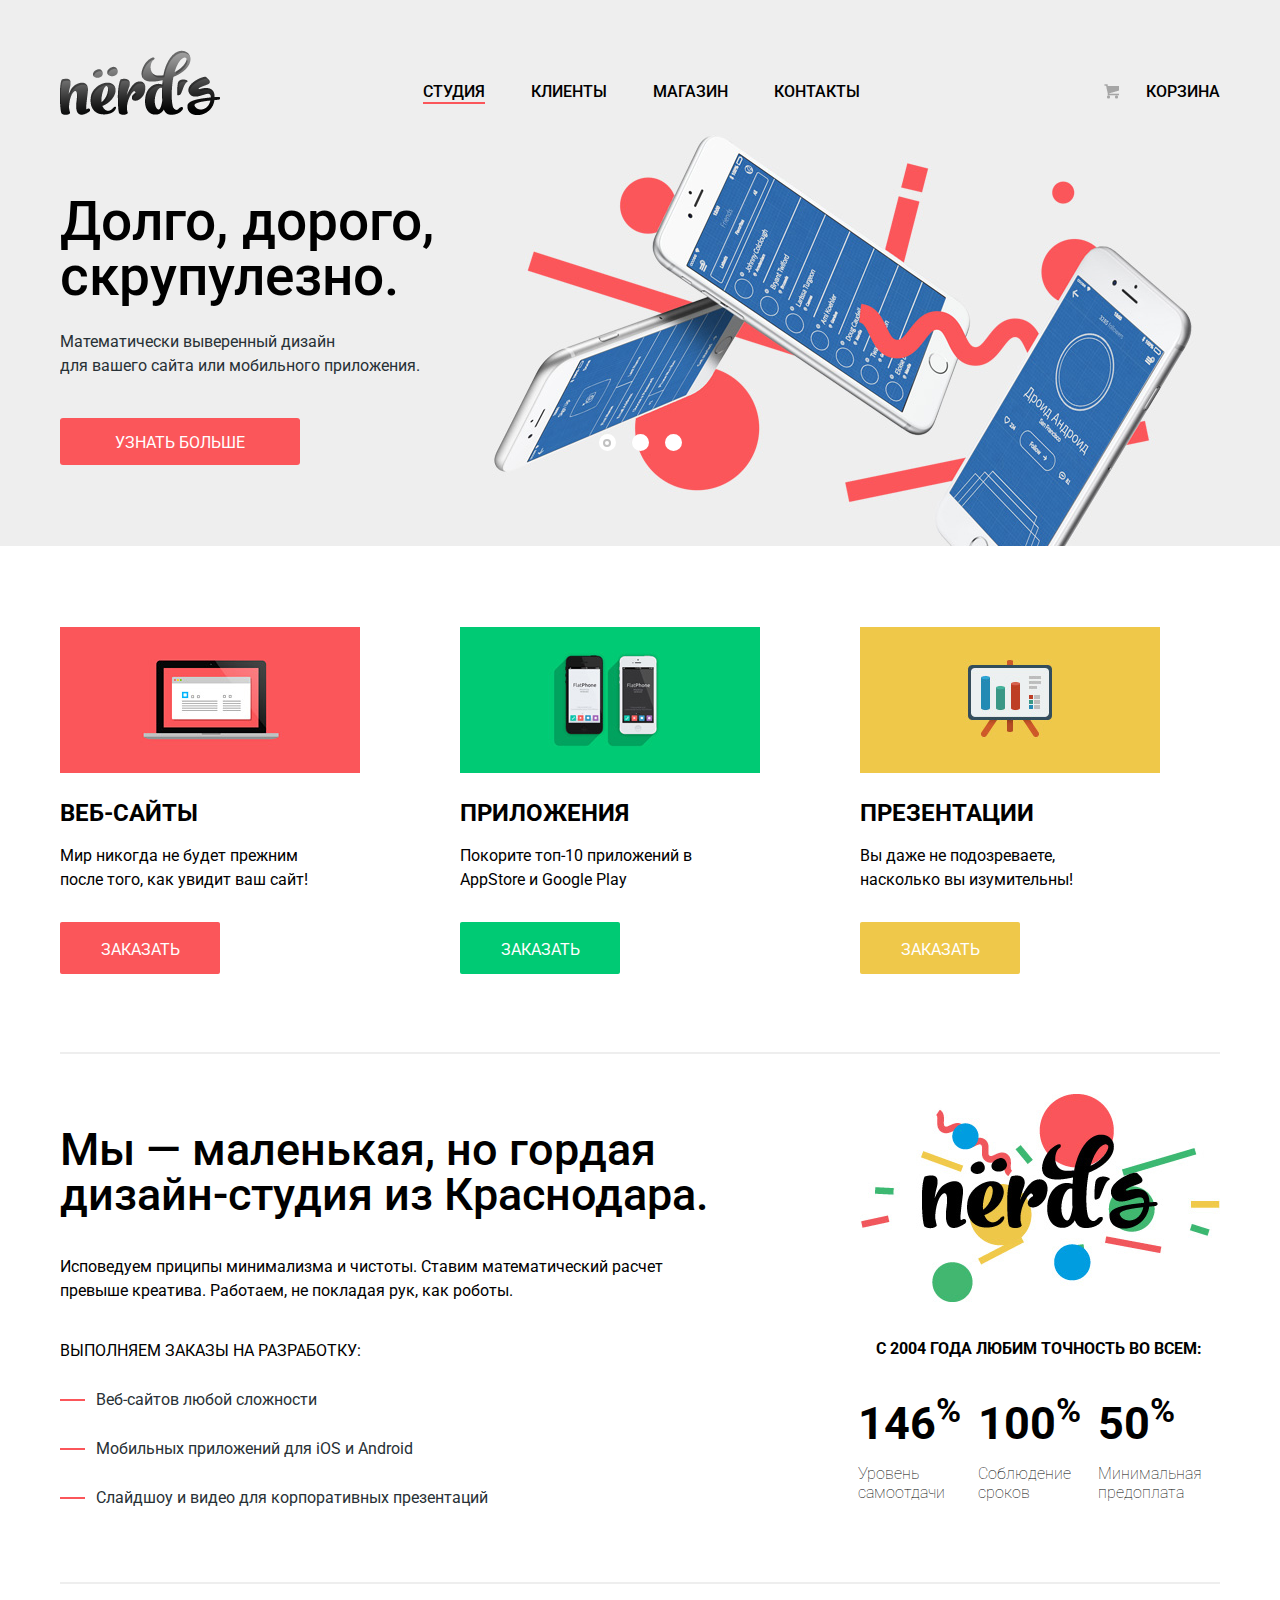
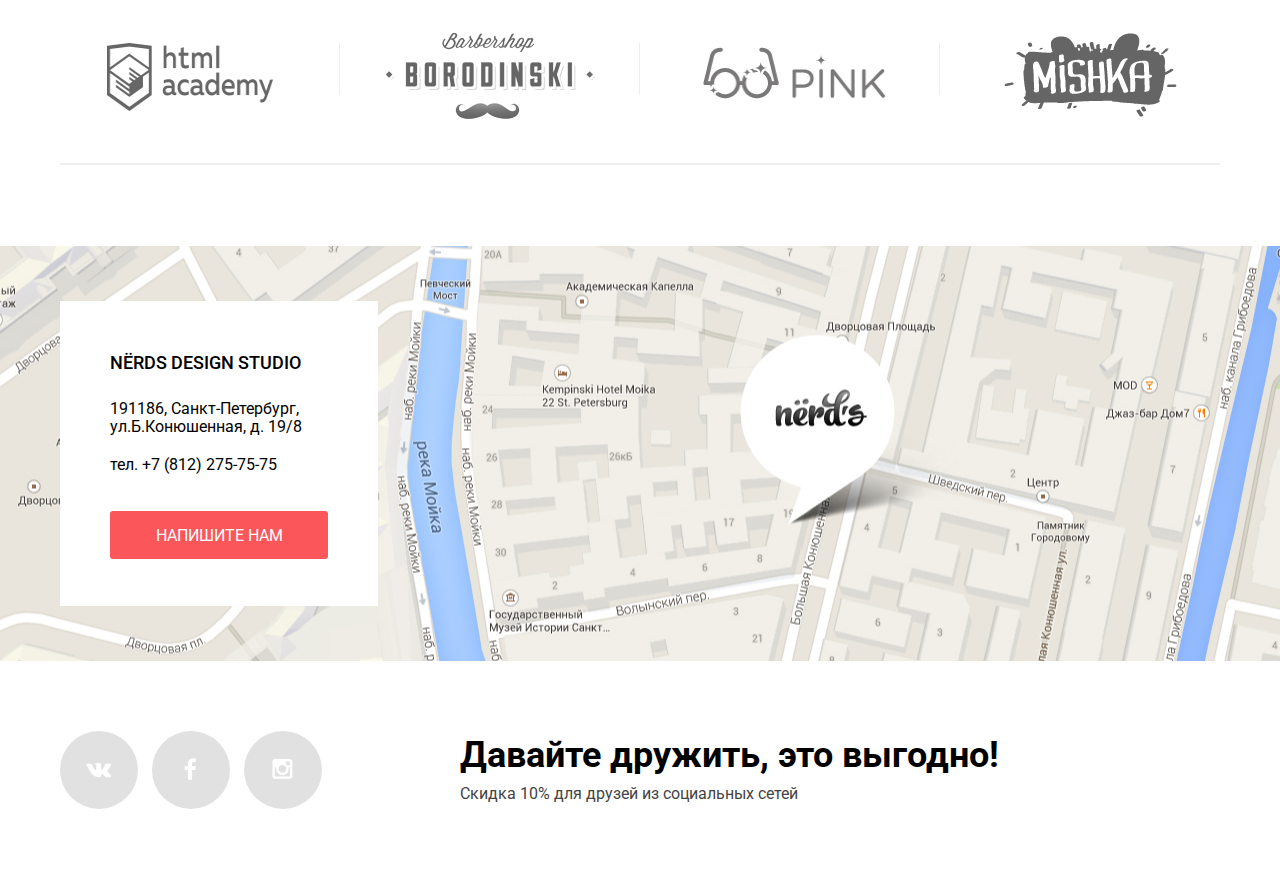
<file: index.html>
<!DOCTYPE html>
<html lang="ru">
  <head>
    <meta charset="utf-8">

    <link rel="stylesheet" href="https://fonts.googleapis.com/css?family=Roboto:400,500,700&amp;subset=cyrillic">
    <link href="css/normalize.css" rel="stylesheet">
    <link href="css/style.min.css" rel="stylesheet">
    <title>HTML Academy: Нёрдс</title>
  </head>
  <body>
    <header class="main-header">
      <div class="container clearfix">
        <div class="logo">
          <a>
            <img src="img/nerds-logo.png" width="160" height="65" alt="Логотип Nerds">
          </a>
        </div>
        <nav class="main-navigation">
          <ul>
            <li>
              <a href="#" class="current">СТУДИЯ</a>
            </li>
            <li>
              <a href="#">КЛИЕНТЫ</a>
            </li>
            <li>
              <a href="catalog.html">МАГАЗИН</a>
            </li>
            <li>
              <a href="#">КОНТАКТЫ</a>
            </li>
          </ul>
        </nav>
        <div class="cart">
          <a href="#">КОРЗИНА</a>
        </div>
      </div>
      <div class="slider">
        <div class="container clearfix">
          <input type="radio" id="btn-1" name="toggle" checked>
          <input type="radio" id="btn-2" name="toggle">
          <input type="radio" id="btn-3" name="toggle">
          <div class="slider-controls">
            <label for="btn-1"></label>
            <label for="btn-2"></label>
            <label for="btn-3"></label>
          </div>
          <div class="slides">
            <div class="slide">
              <div class="slide-text">
                <div class="slide-title">Долго, дорого, скрупулезно.</div>
                <p>Математически выверенный дизайн<br>для вашего сайта или мобильного приложения.</p>
                <a class="btn-info" href="#">Узнать больше</a>
              </div>
            </div>
            <div class="slide">
              <div class="slide-text">
                <div class="slide-title">Любим математику как никто другой</div>
                <p>Никакого креатива, только математические формулы<br>для расчета идеальных пропорций</p>
                <a class="btn-info" href="#">УЗНАТЬ БОЛЬШЕ</a>
              </div>
            </div>
            <div class="slide">
              <div class="slide-text">
                <div class="slide-title">Только ночь,<br>только хардкор</div>
                <p>Работать ночью, как все? Мы против этого.<br>Ближе к полуночи работа только начинается.</p>
                <a class="btn-info" href="#">УЗНАТЬ БОЛЬШЕ</a>
              </div>
            </div>
          </div>
        </div>
      </div>
    </header>

    <div class="container">
      <div class="features clearfix">
        <div class="feature-item">
          <img src="img/illustration-1.jpg" width="300" height="146" alt="Веб-сайты">
          <h2>ВЕБ-САЙТЫ</h2>
          <p>Мир никогда не будет прежним после того, как увидит ваш сайт!</p>
          <a class="btn btn-red" href="#">ЗАКАЗАТЬ</a>
        </div>
        <div class="feature-item">
            <img src="img/illustration-2.jpg" width="300" height="146" alt="Приложения">
          <h2>ПРИЛОЖЕНИЯ</h2>
          <p>Покорите топ-10 приложений в AppStore и Google Play</p>
          <a class="btn btn-green" href="#">ЗАКАЗАТЬ</a>
        </div>
        <div class="feature-item">
          <img src="img/illustration-3.jpg" width="300" height="146" alt="Презентации">
          <h2>ПРЕЗЕНТАЦИИ</h2>
          <p>Вы даже не подозреваете, насколько вы изумительны!</p>
          <a class="btn btn-yellow" href="#">ЗАКАЗАТЬ</a>
        </div>
      </div>
      <div class="about-us clearfix">
        <div class="about-us-col-left">
          <h2>Мы — маленькая, но гордая дизайн-студия из Краснодара.</h2>
          <div class="concept">
            Исповедуем приципы минимализма и чистоты. Ставим математический расчет превыше креатива. Работаем, не покладая рук, как роботы.
          </div>
          <div class="orders">
            ВЫПОЛНЯЕМ ЗАКАЗЫ НА РАЗРАБОТКУ:
          </div>
          <ul>
            <li>Веб-сайтов любой сложности</li>
            <li>Мобильных приложений для iOS и Android</li>
            <li>Слайдшоу и видео для корпоративных презентаций</li>
          </ul>
        </div>
        <div class="about-us-col-right">
          <img src="img/nerds-illustration.jpg" width="360" height="208" alt="Про нас">
          <p>С 2004 ГОДА ЛЮБИМ ТОЧНОСТЬ ВО ВСЕМ:</p>
          <ul class="advantages clearfix">
            <li class="advantage">
              <div class="percentage">146<sup>%</sup></div>
              <p>Уровень самоотдачи</p>
            </li>
            <li class="advantage">
              <div class="percentage">100<sup>%</sup></div>
              <p>Соблюдение сроков</p>
            </li>
            <li class="advantage">
              <div class="percentage">50<sup>%</sup></div>
              <p>Минимальная предоплата</p>
            </li>
          </ul>
        </div>
      </div>
      <div class="clients">
        <a href="#"><img src="img/logo-1.png" width="166" height="68" alt="HTML Academy"></a>
        <a href="#"><img src="img/logo-2.png" width="209" height="90" alt="Borodinski"></a>
        <a href="#"><img src="img/logo-3.png" width="182" height="52" alt="Pink"></a>
        <a href="#"><img src="img/logo-4.png" width="173" height="84" alt="Mishka"></a>
      </div>
    </div>

    <footer class="main-footer">
      <div class="footer-map">
        <iframe src="https://www.google.com/maps/embed?pb=!1m18!1m12!1m3!1d1998.5991043651568!2d30.320894615867413!3d59.938794181876276!2m3!1f0!2f0!3f0!3m2!1i1024!2i768!4f13.1!3m3!1m2!1s0x4696310fca5ba729%3A0xea9c53d4493c879f!2sBolshaya+Konyushennaya+ul.%2C+19%2C+Sankt-Peterburg%2C+191186!5e0!3m2!1sen!2sru!4v1479744450196" allowfullscreen></iframe>
        <div class="container">
          <div class="contacts">
            <h3>NЁRDS DESIGN STUDIO</h3>
            <p>191186, Санкт-Петербург, ул.Б.Конюшенная, д. 19/8</p>
            <p>тел. +7 (812) 275-75-75</p>
            <a class="btn-contacts" href="#">НАПИШИТЕ НАМ</a>
          </div>
        </div>
      </div>
      <div class="footer-bottom">
        <div class="container clearfix">
          <div class="footer-bottom-left">
            <a class="social-btn social-btn-vk" href="#">
            </a>
            <a class="social-btn social-btn-fb" href="#">
            </a>
            <a class="social-btn social-btn-inst" href="#">
            </a>
          </div>
          <div class="footer-bottom-right">
            <p class="appeal">Давайте дружить, это выгодно!</p>
            <p class="discount">Скидка 10% для друзей из социальных сетей</p>
          </div>
        </div>
      </div>
    </footer>
    <div class="modal-content">
      <button class="modal-content-close" type="button" title="Закрыть">Закрыть</button>
      <h2 class="modal-content-title">Напишите нам</h2>
      <form class="login-form" action="https://echo.htmlacademy.ru" method="post">
        <label>Ваше имя:<input class="icon-user" type="text" name="login" placeholder="Представьтесь, пожалуйста"></label>
        <label>Ваш e-mail:<input class="icon-user" type="email" name="email" placeholder="Для отправки ответа"></label>
        <label>Текст письма:<textarea class="icon-user" name="message" placeholder="В свободной форме"></textarea></label>
        <button class="btn" type="submit">Отправить</button>
      </form>
    </div>
    <script src="js/popup.min.js"></script>
  </body>
</html>
</file>
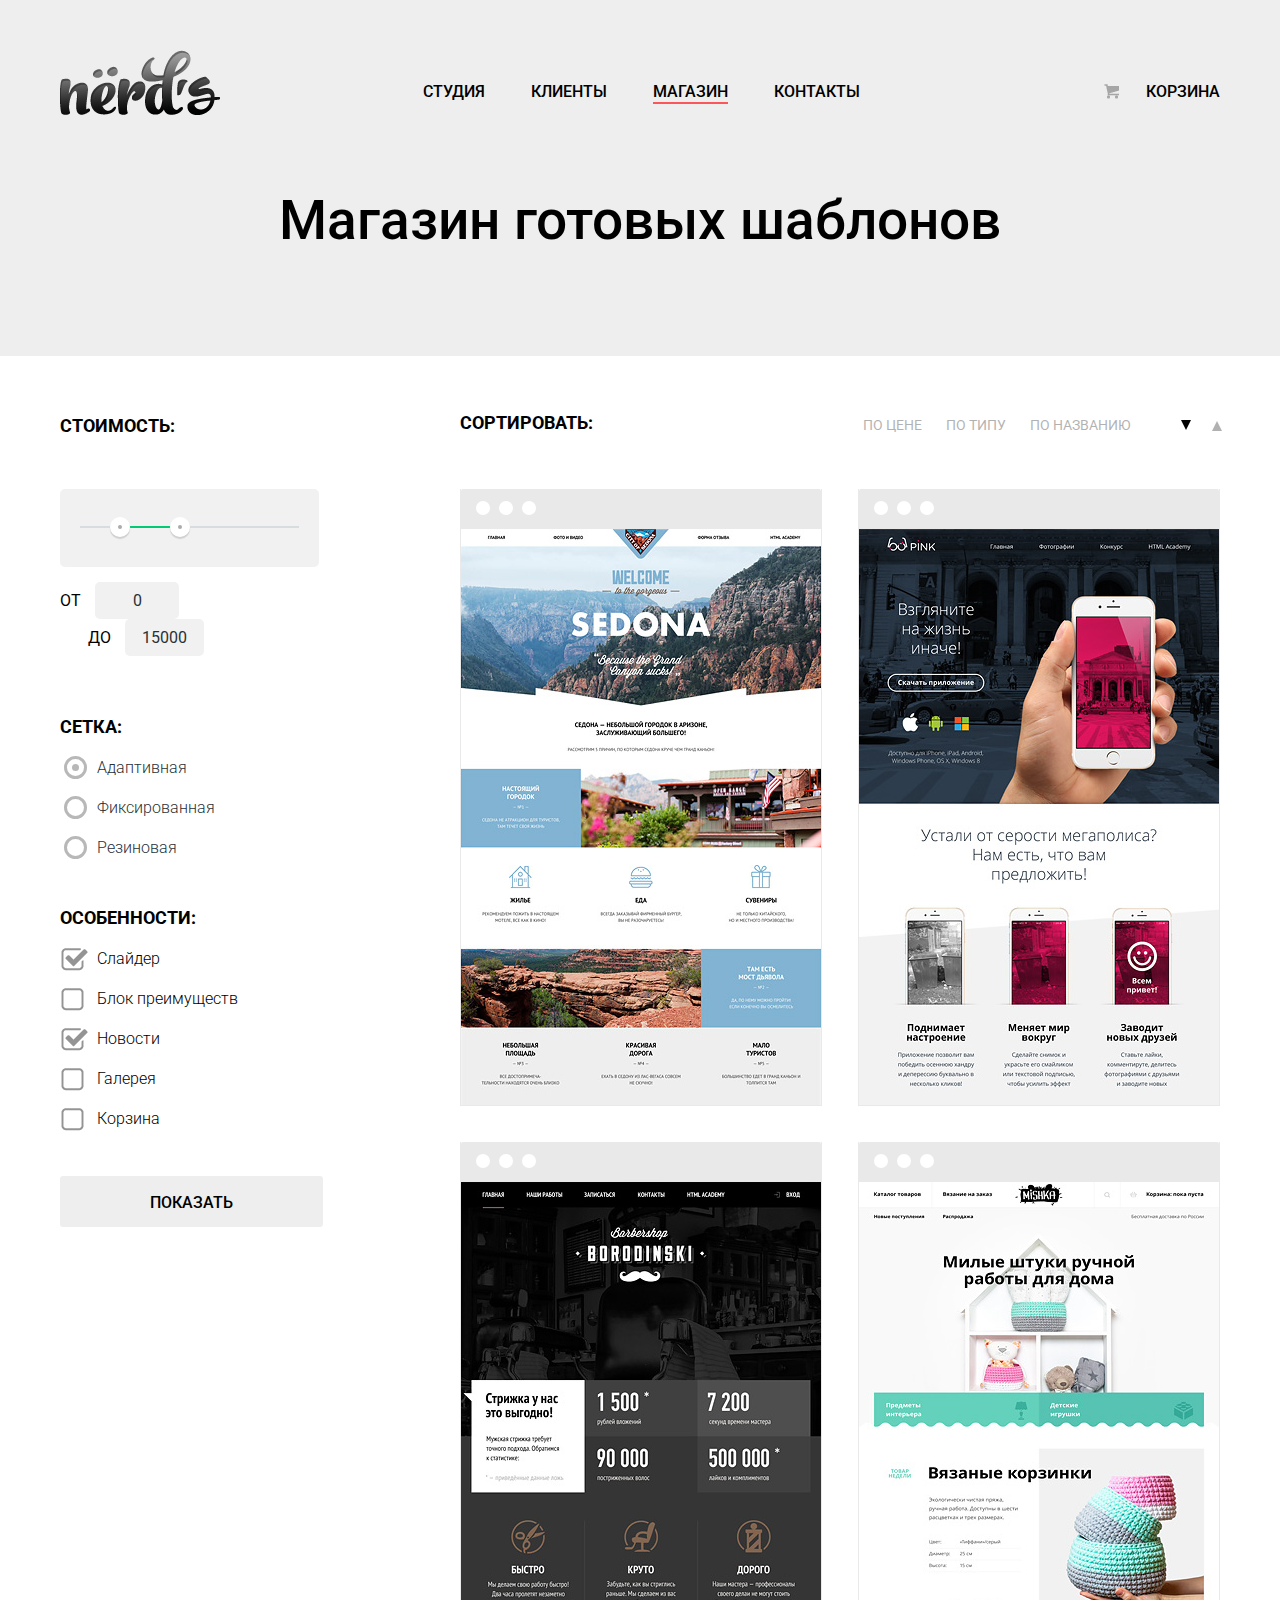
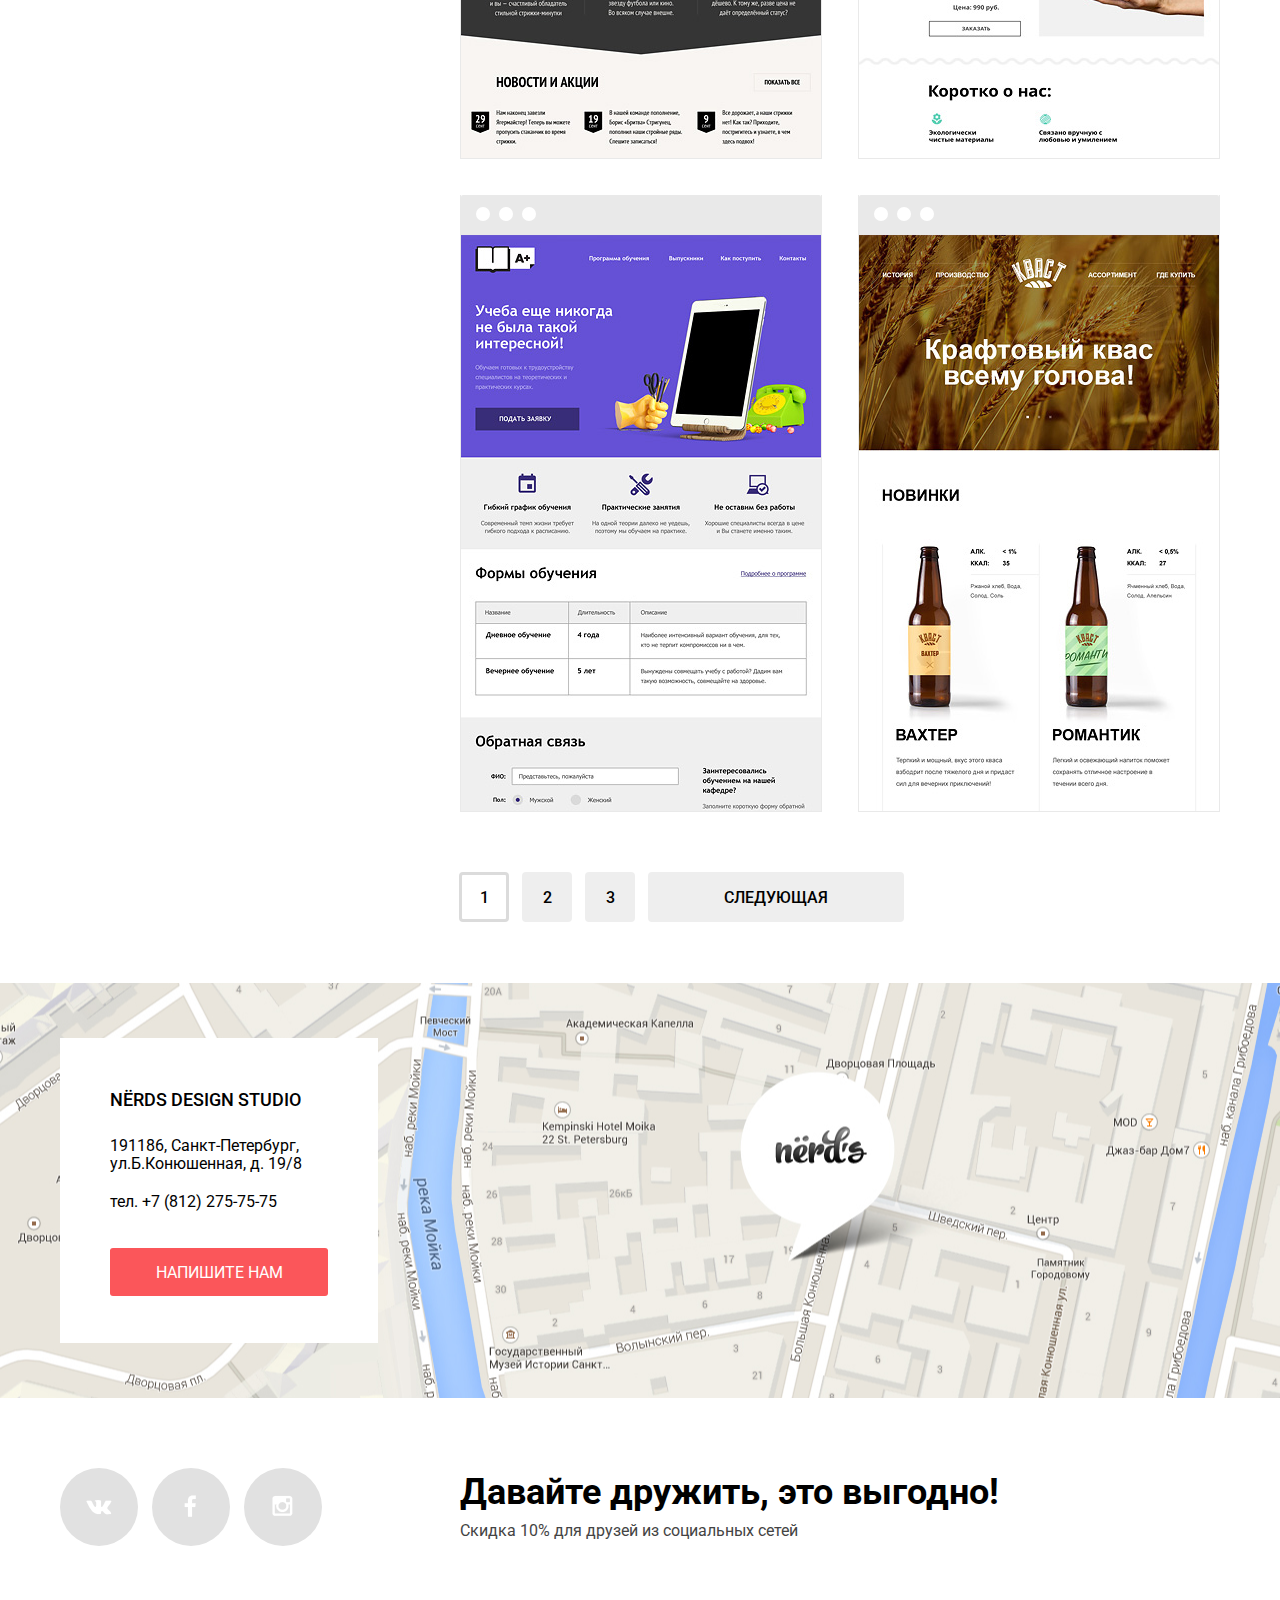
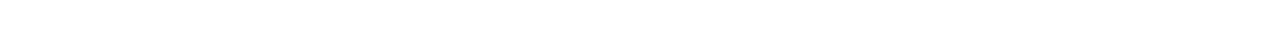
<file: catalog.html>
<!DOCTYPE html>
<html lang="ru">
  <head>
    <meta charset="utf-8">
    <link rel="stylesheet" href="https://fonts.googleapis.com/css?family=Roboto:400,500,700&amp;subset=cyrillic">
    <link href="css/normalize.css" rel="stylesheet">
    <link href="css/style.min.css" rel="stylesheet">
    <title>HTML Academy: Нёрдс Каталог</title>
  </head>
  <body>
    <header class="main-header">
      <div class="container">
        <div class="logo">
          <a href="index.html">
            <img src="img/nerds-logo.png" width="160" height="65" alt="Логотип Nerds">
          </a>
        </div>
        <nav class="main-navigation">
          <ul>
            <li>
              <a href="index.html">СТУДИЯ</a>
            </li>
            <li>
              <a href="#">КЛИЕНТЫ</a>
            </li>
            <li>
              <a href="#" class="current">МАГАЗИН</a>
            </li>
            <li>
              <a href="#">КОНТАКТЫ</a>
            </li>
          </ul>
        </nav>
        <div class="cart">
          <a href="#">КОРЗИНА</a>
        </div>
        <div class="page-title">
          <h1>Магазин готовых шаблонов</h1>
        </div>
      </div>
    </header>

    <div class="main-products container clearfix">
      <div class="content-col-left">
        <h2>СТОИМОСТЬ:</h2>
        <form action="form.php" method="GET">
          <div class="range-filter">
            <div class="range-controls">
              <div class="scale">
                <div class="bar" style="margin-left: 20%; width: 30%"></div>
              </div>
              <div class="toggle toggle-min"></div>
              <div class="toggle toggle-max"></div>
            </div>
            <div class="price-controls">
              <label class="min-price">от <input name="min-price" type="text" value="0"></label>
              <label class="max-price">до <input name="max-price" type="text" value="15000"></label>
            </div>
          </div>
          <h2>СЕТКА:</h2>
          <ul>
            <li>
              <input type="radio" name="net" id="adaptive" value="adaptive" checked>
              <label for="adaptive">Адаптивная</label>
            </li>
            <li>
              <input type="radio" name="net" id="fixed" value="fixed">
              <label for="fixed">Фиксированная</label>
            </li>
            <li>
              <input type="radio" name="net" id="rubber" value="rubber">
              <label for="rubber">Резиновая</label>
            </li>
          </ul>
          <div class="main-products-features">
            <h2>ОСОБЕННОСТИ:</h2>
            <ul>
              <li>
                <input type="checkbox" name="feature" id="slider" value="slider" checked>
                <label for="slider">Слайдер</label></li>
              <li>
                <input type="checkbox" name="feature" id="advantages" value="advantages">
                <label for="advantages">Блок преимуществ</label>
              </li>
              <li>
                <input type="checkbox" name="feature" id="news" value="news" checked>
                <label for="news">Новости</label>
              </li>
              <li>
                <input type="checkbox" name="feature" id="gallery" value="gallery">
                <label for="gallery">Галерея</label>
              </li>
              <li>
                <input type="checkbox" name="feature" id="cart" value="cart">
                <label for="cart">Корзина</label>
              </li>
            </ul>
          </div>
          <input type="submit" value="ПОКАЗАТЬ">
        </form>
      </div>
      <div class="content-col-right">
        <div class="sorting clearfix">
          <h2>СОРТИРОВАТЬ:</h2>
          <div class="sort-links clearfix">
            <a href="#">ПО ЦЕНЕ</a>
            <a href="#">ПО ТИПУ</a>
            <a href="#">ПО НАЗВАНИЮ</a>
            <div class="sort-arrows">
              <button type="button" class="down active"></button>
              <button type="button" class="up"></button>
            </div>
          </div>
        </div>

        <div class="products">
          <div class="product-card">
            <img src="img/img-sedona.jpg" width="360" height="576" alt="Sedona">
            <div class="product-card-details">
              <h3><a href="#">SEDONA</a></h3>
              <div class="product-card-description">Информационный сайт для туристов</div>
              <a href="#" class="product-card-price">9 900 РУБ.</a>
            </div>
          </div>
          <div class="product-card">
            <img src="img/img-pink.jpg" width="360" height="576" alt="Pink">
            <div class="product-card-details">
              <h3><a href="#">PINK UP</a></h3>
              <div class="product-card-description">Продуктовый лендинг приложений для iOS и Android</div>
              <a href="#" class="product-card-price">9 900 РУБ.</a>
            </div>
          </div>
          <div class="product-card">
            <img src="img/img-barbershop.jpg" width="360" height="576" alt="Borodinski">
            <div class="product-card-details">
              <h3><a href="#">BARBERSHOP</a></h3>
              <div class="product-card-description">Сайт салоны красоты.<br>Для мужчин, да.</div>
              <a href="#" class="product-card-price">9 900 РУБ.</a>
            </div>
          </div>
          <div class="product-card">
            <img src="img/img-mishka.jpg" width="360" height="576" alt="Mishka">
            <div class="product-card-details">
              <h3><a href="#">MISHKA</a></h3>
              <div class="product-card-description">Интернет-магазин<br>вязаных игрушек</div>
              <a href="#" class="product-card-price">9 900 РУБ.</a>
            </div>
          </div>
          <div class="product-card">
            <img src="img/img-aplus.jpg" width="360" height="576" alt="A_plus">
            <div class="product-card-details">
              <h3><a href="#">A PLUS</a></h3>
              <div class="product-card-description">Лендинг курсов повышения квалификации</div>
              <a href="#" class="product-card-price">9 900 РУБ.</a>
            </div>
          </div>
          <div class="product-card">
            <img src="img/img-kvast.jpg" width="360" height="576" alt="Kvast">
            <div class="product-card-details">
              <h3><a href="#">КВАСТ</a></h3>
              <div class="product-card-description">Промо-сайт производителя крафтового пива</div>
              <a href="#" class="product-card-price">9 900 РУБ.</a>
            </div>
          </div>
        </div>
        <nav class="pagination">
          <a class="current" href="#1">1</a>
          <a href="#2">2</a>
          <a href="#3">3</a>
          <a href="#next">СЛЕДУЮЩАЯ</a>
        </nav>
      </div>
    </div>

    <footer class="main-footer">
      <div class="footer-map">
        <iframe src="https://www.google.com/maps/embed?pb=!1m18!1m12!1m3!1d1998.5991043651568!2d30.320894615867413!3d59.938794181876276!2m3!1f0!2f0!3f0!3m2!1i1024!2i768!4f13.1!3m3!1m2!1s0x4696310fca5ba729%3A0xea9c53d4493c879f!2sBolshaya+Konyushennaya+ul.%2C+19%2C+Sankt-Peterburg%2C+191186!5e0!3m2!1sen!2sru!4v1479744450196" allowfullscreen></iframe>
        <div class="container">
          <div class="contacts">
            <h3>NЁRDS DESIGN STUDIO</h3>
            <p>191186, Санкт-Петербург, ул.Б.Конюшенная, д. 19/8</p>
            <p>тел. +7 (812) 275-75-75</p>
            <a class="btn-contacts" href="#">НАПИШИТЕ НАМ</a>
          </div>
        </div>
      </div>
      <div class="footer-bottom">
        <div class="container clearfix">
          <div class="footer-bottom-left">
            <a class="social-btn social-btn-vk" href="#">
            </a>
            <a class="social-btn social-btn-fb" href="#">
            </a>
            <a class="social-btn social-btn-inst" href="#">
            </a>
          </div>
          <div class="footer-bottom-right">
            <p class="appeal">Давайте дружить, это выгодно!</p>
            <p class="discount">Скидка 10% для друзей из социальных сетей</p>
          </div>
        </div>
      </div>
    </footer>
    <div class="modal-content">
      <button class="modal-content-close" type="button" title="Закрыть">Закрыть</button>
      <h2 class="modal-content-title">Напишите нам</h2>
      <form class="login-form" action="https://echo.htmlacademy.ru" method="post">
        <label>Ваше имя:<input class="icon-user" type="text" name="login" placeholder="Представьтесь, пожалуйста"></label>
        <label>Ваш e-mail:<input class="icon-user" type="email" name="email" placeholder="Для отправки ответа"></label>
        <label>Текст письма:<textarea class="icon-user" name="message" placeholder="В свободной форме"></textarea></label>
        <button class="btn" type="submit">Отправить</button>
      </form>
    </div>
    <script src="js/popup.min.js"></script>
  </body>
</html>
</file>
<file: css/style.min.css>
body,h2,h3{font-size:16px;line-height:24px;color:#000;font-family:Roboto,Arial,sans-serif}h2,h3{font-size:45px;line-height:45px;font-weight:500}h3{font-size:18px;line-height:30px}.clearfix::after{content:"";display:table;clear:both}.container{width:1160px;margin:0 auto;padding:0 20px}.main-header{background-color:#eee}.logo{float:left;width:160px;margin-top:50px}.logo a:hover{opacity:.8}.logo a:active{opacity:.3}.cart,.main-navigation{background-color:#eee;margin-top:80px}.main-navigation{margin-left:145px;float:left;width:660px}.main-navigation ul{padding:0;font-size:0;list-style:none;margin:0 0 0 35px}.main-navigation li{display:inline-block;vertical-align:top;font-size:16px;padding:0 23px}.cart a,.main-navigation a{text-decoration:none;color:#000;font-weight:500;position:relative}.main-navigation a{display:block}.cart a{padding-left:43px}.cart a:hover,.main-navigation a:hover{color:#fb565a}.cart a:active,.main-navigation a:active{color:silver}.main-navigation .current::after{display:block;content:"";position:absolute;width:100%;height:2px;background-color:#fb565a;top:22px}.cart{float:right;width:160px;text-align:right}.cart a::before{display:block;content:"";position:absolute;top:2px;left:1px;background:url(../img/sprite1.png) no-repeat;width:15px;height:15px;background-position:-10px -10px}.slider,.slider .container{margin:0 auto;position:relative}.slider{background-color:#eee;height:424px}.slider .container{width:1160px;padding:0;height:100%}.slider input[type=radio]{position:absolute;opacity:0}.slider-controls{position:absolute;bottom:95px;left:50%;width:200px;height:12px;margin-left:-100px;text-align:center;z-index:1000}.slider-controls label{display:inline-block;width:9px;height:9px;margin:-5px 6px 0;background:#fff;border:4px solid #fff;vertical-align:top;border-radius:50%;cursor:pointer;position:relative}#btn-1:checked~.slider-controls label[for=btn-1]:before,#btn-2:checked~.slider-controls label[for=btn-2]:before,#btn-3:checked~.slider-controls label[for=btn-3]:before{content:"";position:absolute;left:50%;top:50%;-webkit-transform:translate(-50%,-50%);-ms-transform:translate(-50%,-50%);transform:translate(-50%,-50%);width:4px;height:4px;border:2px solid #c1c1c1;border-radius:50%}.slide{position:absolute;top:0;left:0;width:100%;height:100%;overflow:hidden}.slide-text{font-size:16px;line-height:24px;margin-top:72px;color:#283136;width:560px}.slide-title{font-size:55px;line-height:55px;margin-top:13px;margin-bottom:26px;font-weight:500;color:#000}.slide-title p{width:380px}.slide .btn-info{display:block;width:240px;padding:10px 0;margin-top:40px;font-size:16px;text-transform:uppercase;color:#fff;text-align:center;text-decoration:none;background:#fb565a;border-radius:3px;border-top:3px solid #fb565a}.slides .btn-info:hover{background-color:#e74246;border-top:3px solid #e74246}.slides .btn-info:active{background-color:#d7373b;border-top:3px solid #c13135;color:rgba(255,255,255,.3)}.slide:nth-child(1){background-image:url(../img/slider-1.jpg);background-repeat:no-repeat;background-position:100% -5px}.slide:nth-child(2),.slide:nth-child(3){background-image:url(../img/slider-2.jpg);background-repeat:no-repeat;background-position:100% 0}.slide:nth-child(3){background-image:url(../img/slider-3.jpg);background-position:100% -5px}.content-col-left input[type=checkbox],.content-col-left input[type=radio],.slide{display:none}#btn-1:checked~.slides .slide:nth-child(1),#btn-2:checked~.slides .slide:nth-child(2),#btn-3:checked~.slides .slide:nth-child(3){display:block}.features{margin-top:81px;margin-bottom:75px}.feature-item{margin-left:100px;float:left;width:300px;height:350px}.feature-item h2{font-size:24px;line-height:30px;margin-top:18px;margin-bottom:0;font-weight:700}.feature-item p{width:250px}.feature-item:first-child{margin-left:0}.feature-item .btn{display:block;background-color:#fb565a;width:160px;text-align:center;color:#fff;margin-top:30px;padding-top:13px;padding-bottom:12px;border-radius:2px;text-decoration:none}.feature-item .btn-red{background-color:#fb565a;border-top:3px solid #fb565a}.feature-item .btn-red:hover{background-color:#e74246;border-top:3px solid #e74246}.feature-item .btn-red:active{background-color:#d7373b;border-top:3px solid #c13135;color:rgba(255,255,255,.3)}.feature-item .btn-green{background-color:#00ca74;border-top:3px solid #00ca74}.feature-item .btn-green:hover{background-color:#00bc6c;border-top:3px solid #00bc6c}.feature-item .btn-green:active{background-color:#00aa62;border-top:3px solid #009958;color:rgba(255,255,255,.3)}.feature-item .btn-yellow{background-color:#efc84a;border-top:3px solid #efc84a}.feature-item .btn-yellow:hover{background-color:#eab534;border-top:3px solid #eab534}.feature-item .btn-yellow:active{background-color:#e5a722;border-top:3px solid #ce961f;color:rgba(255,255,255,.3)}.about-us{border-top:2px solid #eee}.about-us-col-left{float:left;width:750px;margin-top:36px}.about-us-col-left .concept{width:650px}.about-us-col-left h2{font-weight:500;padding-top:0}.about-us-col-left .orders{margin-top:36px}.about-us-col-left ul{margin-top:0;margin-left:0;padding-left:36px}.about-us-col-left li{list-style-type:none;padding-top:25px;color:#283136;position:relative}.about-us-col-left li::before{display:block;width:25px;height:2px;background-color:#fb565a;content:"";position:absolute;top:36px;left:-36px}.about-us-col-right{float:right;margin-top:40px;text-align:right}.about-us-col-right img{margin-left:-10px}.about-us-col-right p{margin-top:28px;margin-left:8px;font-weight:700;text-align:left;padding-left:10px;padding-top:0;padding-bottom:0}.about-us-col-right ul{list-style-type:none;padding-left:0;padding-right:22px}.about-us-col-right .percentage{font-size:45px;font-weight:700;margin-top:35px}.about-us-col-right li,.about-us-col-right li p{text-align:left}.about-us-col-right li p{line-height:19px;font-weight:100;margin-left:0;padding-left:0}.about-us-col-right li:first-child{padding-left:0;margin-left:0}.about-us-col-right li{margin-left:20px}.advantages .advantage{float:left;width:100px}.advantage li{margin-left:0}.clients{margin-top:48px;border-top:2px solid #eee;border-bottom:2px solid #eee;padding-bottom:40px;padding-top:49px;text-align:center;font-size:0}.clients a{width:300px;display:inline-block;vertical-align:middle;position:relative;height:90px;box-sizing:border-box}.clients a:after{content:" ";display:block;height:52px;width:1px;position:absolute;right:0;top:10px;background:#eee}.clients a:last-child:after{display:none}.clients a:first-child{padding-left:0;border-left:0;width:280px;padding-right:20px;padding-top:10px}.clients a:nth-child(3){padding-top:14px;padding-left:7px}.clients a:nth-child(4n){padding-left:20px;width:280px}.clients a:hover,.clients img:hover{opacity:1}.clients a:active{opacity:.3}.clients img{display:inline-block;vertical-align:top;opacity:.6}.contacts{width:268px;height:305px;background-color:#fff;padding-left:50px;position:absolute;top:55px}.contacts h3{margin-top:0;padding-top:47px;padding-bottom:0}.contacts p{line-height:18px;padding-top:4px}.contacts .btn-contacts{display:block;width:218px;text-align:center;color:#fff;margin-top:37px;padding-top:10px;padding-bottom:11px;border-radius:3px;text-decoration:none;background-color:#fb565a;border-top:3px solid #fb565a}.contacts .btn-contacts:hover{background-color:#e74246;border-top:3px solid #e74246}.contacts .btn-contacts:active{background-color:#d7373b;border-top:3px solid #c13135;color:rgba(255,255,255,.3)}.footer-map iframe{width:100%;height:415px;border:0}.footer-map{margin-top:81px;position:relative;overflow:hidden;background:url(../img/map.jpg) center;background-color:#e9e5dc;height:415px}.footer-map .container{position:absolute;top:0;left:50%;-webkit-transform:translateX(-50%);-ms-transform:translateX(-50%);transform:translateX(-50%)}.footer-bottom{padding-bottom:70px}.footer-bottom-left{width:300px;float:left;margin-top:70px}.social-btn{width:78px;height:78px;display:inline-block;border-radius:50px;vertical-align:top;background-color:#e1e1e1;margin-right:10px;background-position:center;background-repeat:no-repeat;position:relative}.social-btn:hover{background-color:#e74246}.social-btn:active{background-color:#d7373b;box-shadow:inset 0 3px 0 rgba(0,1,1,.1)}.social-btn-fb::before,.social-btn-inst::before,.social-btn-vk::before{display:block;content:"";position:absolute;top:27px;left:32px;background:url(../img/sprite1.png) no-repeat;width:12px;height:22px;background-position:-10px -131px}.social-btn-inst::before,.social-btn-vk::before{top:32px;left:26px;width:26px;height:15px;background-position:-10px -214px}.social-btn-inst::before{top:27px;left:28px;width:21px;height:21px;background-position:-10px -173px}.social-btn:active::before{background-color:#d7373b;opacity:.3}.footer-bottom-right{width:800px;float:right}.footer-bottom-right .appeal{font-size:36px;font-weight:700;margin-left:40px;padding-top:46px}.footer-bottom-right .discount{font-size:16px;color:#444;margin-left:40px;margin-top:-21px}.page-title{text-align:center;background-color:#eee;min-height:200px;padding-top:156px}.page-title h1{font-size:55px;font-weight:500;text-align:center;padding-top:15px;padding-bottom:0;margin-bottom:0}.main-products.container{margin-top:37px}.main-products .content-col-left{width:260px;float:left}.main-products h2{line-height:30px;font-size:18px;font-weight:700;letter-spacing:0;padding-top:0}.content-col-left h2{padding-top:3px}.range-filter{width:259px;margin-top:48px}.range-controls{position:relative;height:41px;padding-top:37px;padding-right:20px;padding-left:20px;margin-bottom:15px;border-radius:5px;background:#f1f1f1}.range-controls .scale{height:2px;background:#d7dcde}.range-controls .bar{width:70%;height:2px;background:#00ca74}.range-controls .toggle{position:absolute;top:28px;left:0;width:4px;height:4px;cursor:pointer;border:8px solid #fff;border-radius:50%;background:#ababab;box-shadow:0 2px 1px 0 #cfcfcf}.range-controls .toggle-min{left:50px}.range-controls .toggle-max{left:110px}.price-controls{margin-bottom:53px;font-size:0}.price-controls label{font-size:16px;line-height:22px;text-transform:uppercase;display:inline-block}.max-price{margin-left:28px}.price-controls input{font-family:'Roboto','Arial',sans-serif;font-size:16px;line-height:22px;width:80px;height:35px;text-align:center;color:#283136;border:none;border-radius:5px;background:#f1f1f1;margin-left:10px}.price-controls label:nth-of-type(2) input{width:75px}.content-col-left ul{list-style-type:none;padding:0}.main-products-features h2{padding-top:19px;letter-spacing:0}.content-col-left input[type=radio]+label{display:block;margin:10px 0;line-height:20px;padding-left:37px;font-size:16px;font-weight:300;position:relative;cursor:pointer;padding-bottom:10px;color:#283136}.content-col-left input[type=radio]+label:hover{color:#000}.content-col-left input[type=radio]+label:active{color:#ededed}.content-col-left input[type=radio]+label::before{content:"";width:17px;height:17px;border:3px solid #b8b8b8;border-radius:50%;background-color:#fff;position:absolute;top:-2px;left:4px}.content-col-left input[type=radio]:hover+label::before{border-color:#4d4d4d}.content-col-left input[type=radio]:active+label::before{border-color:#ededed}.content-col-left input[type=radio]:checked+label::after{content:"";width:7px;height:7px;border-radius:50%;background-color:#b8b8b8;position:absolute;top:6px;left:12px}.content-col-left input[type=radio]:hover+label::after{background-color:#4d4d4d}.content-col-left input[type=radio]:active+label::after{background-color:#ededed}.content-col-left input[type=checkbox]+label{display:block;margin:10px 0;line-height:20px;padding-left:37px;font-size:16px;font-weight:300;position:relative;cursor:pointer;padding-bottom:10px}.content-col-left input[type=checkbox]+label:hover{color:#000}.content-col-left input[type=checkbox]+label:active{color:#ededed}.content-col-left input[type=checkbox]+label::before{content:"";background-image:url(../img/sprite1.png);background-repeat:no-repeat;opacity:.6;position:absolute;top:-1px;left:1px;width:23px;height:23px;background-position:-10px -45px}.content-col-left input[type=checkbox]:hover+label::before{opacity:1}.content-col-left input[type=checkbox]:active+label::before{opacity:.3}.content-col-left input[type=checkbox]:checked+label::before{content:"";background-image:url(../img/sprite1.png);background-repeat:no-repeat;position:absolute;top:-1px;left:1px;width:27px;height:23px;background-position:-10px -88px}.content-col-left input[type=submit]{display:block;line-height:24px;color:#000;font-weight:500;font-family:Roboto,Arial,sans-serif;font-size:16px;text-align:center;vertical-align:middle;padding:12px 90px;background-color:#eee;margin-top:37px;border:0;border-top:3px solid #eee;outline:none;border-radius:3px}.content-col-left input[type=submit]:hover{background-color:#dfdfdf;border-top:3px solid #dfdfdf}.content-col-left input[type=submit]:active{background-color:#d5d5d5;border-color:#d5d5d5;border-top:3px solid #bfbfbf;opacity:.6}.main-products .content-col-right{width:760px;float:right;margin-left:140px}.content-col-right h2{float:left}.sort-arrows{float:right}.sort-arrows button{display:inline-block;background-color:#fff;border:none;outline:none}.sort-arrows .down,.sort-arrows .up{opacity:.3;border-left:5px solid transparent;border-right:5px solid transparent;padding:0}.sort-arrows .down{margin-top:27px;width:0;height:0;border-top:10px solid #000;margin-right:17px}.sort-arrows .down:hover{opacity:.6}.sort-arrows .down:active{opacity:1}.sort-arrows .up{margin-right:-2px;vertical-align:middle;border-bottom:10px solid #000}.sort-arrows .up:hover,.sort-links a:hover{opacity:.6}.sort-arrows .active,.sort-arrows .up:active,.sort-links a:active{opacity:1}.sort-links a{text-decoration:none;opacity:.3;color:#000;float:left;display:block;margin-top:20px;padding-left:24px;font-size:14px}.sort-links a:first-child{margin-left:270px;padding-left:0}.products{font-size:0;margin-bottom:24px}.sorting{margin-bottom:36px}.product-card{width:360px;margin-bottom:24px;display:inline-block;position:relative;border:1px solid #e9e9e9;border-top:none}.product-card:hover{box-shadow:0 10px 40px 0 rgba(0,0,0,.35)}.product-card:nth-of-type(2n){margin-left:36px}.product-card:hover .product-card-details{display:block}.product-card img{display:block;border-top:40px solid #e9e9e9;border-radius:2px 2px 0 0}.product-card:hover img{border-top:40px solid #4d4d4d}.product-card::before{content:"";position:absolute;width:14px;height:14px;background-color:#fff;border-radius:50%;box-shadow:23px 0 0 0 #fff,46px 0 0 0 #fff;top:12px;left:15px}.product-card-details{display:none;position:absolute;bottom:0;background:#eee;width:360px;min-height:230px;padding-bottom:20px}.product-card-details h3{margin:0;padding-top:44px;text-align:center;font-weight:700;font-size:18px;color:#000}.product-card-details a{text-decoration:none;color:#000}.product-card-description{display:block;width:227px;margin-left:auto;margin-right:auto;font-size:16px;color:#666;text-align:center;padding-top:12px;line-height:20px;margin-bottom:28px}.product-card-price{display:block;margin:0 auto;width:200px;text-align:center;padding-top:16px;padding-bottom:13px;background-color:#fb565a;border-top:3px solid #fb565a;border-radius:2px}a.product-card-price{color:#fff;font-size:16px;line-height:18px;font-weight:500}.modal-content button[type=submit]:hover,.product-card-price:hover{background-color:#e74246;border-top:3px solid #e74246}.modal-content button[type=submit]:active,.product-card-price:active{background-color:#d7373b;border-top:3px solid #c13135;color:rgba(255,255,255,.3)}.pagination{margin-left:-10px;margin-bottom:-20px}.pagination .current,.pagination a{min-width:24px;height:44px;line-height:45px}.pagination a{display:inline-block;padding:0 10px;text-align:center;vertical-align:middle;text-decoration:none;font-weight:500;color:#000;background:#eee;border-radius:4px;margin-left:9px;border:3px solid #eee}.pagination .current{background-color:#fff;border:3px solid #dbdbdb}.pagination a:hover{background-color:#dfdfdf;border:3px solid #dfdfdf}.pagination a:active{color:#a9a9a9;background-color:#d5d5d5;border:3px solid #d5d5d5;border-top:3px solid #bfbfbf}.pagination a:last-child{width:230px}.modal-content{display:none;z-index:2000;position:fixed;top:50%;left:50%;-webkit-transform:translate(-50%,-50%);-ms-transform:translate(-50%,-50%);transform:translate(-50%,-50%);width:760px;padding-top:69px;padding-left:100px;padding-right:100px;color:#000;background:#fff;box-shadow:0 30px 50px rgba(0,0,0,.7)}@-webkit-keyframes fading{0%{background-color:#9f9393}33%{background-color:#ccc}66%{background-color:#e5e5e5}to{background-color:#fff}}@keyframes fading{0%{background-color:#9f9393}33%{background-color:#ccc}66%{background-color:#e5e5e5}to{background-color:#fff}}.modal-content-show{display:block;-webkit-animation:fading .9s;animation:fading .9s}.modal-content h2{margin:0}.login-form label{display:inline-block;vertical-align:top;font-size:16px;font-weight:500;line-height:18px;margin:0 35px 25px 0;padding-top:9px}.login-form label:nth-child(2n){margin-right:0}.modal-content .login-form{margin-top:30px;margin-bottom:10px}.login-form input[type=email],.login-form input[type=text],.login-form textarea{font-family:Roboto,Arial,sans-serif;color:#000;margin:10px 0 0;padding:13px;display:block;width:329px;border:2px solid #d7dcde;border-radius:2px;outline:none}.login-form textarea{color:silver;width:728px;height:90px;margin:10px 0}.login-form input[type=email]:hover,.login-form input[type=text]:hover,.login-form textarea:hover{border:2px solid #b4b9bb}.login-form input[type=email]:focus,.login-form input[type=text]:focus,.login-form textarea:focus{border:2px solid #000;color:#000}.login-form input[type=email]:invalid,.login-form input[type=text]:invalid,.login-form textarea:invalid{border:2px solid #e74246;color:#e74246}.icon-user.value-invalid{border:2px solid #e74246;color:#e74246}.modal-content-close{position:absolute;padding:40px;top:79px;right:35px;height:22px;font-size:0;background-color:#fff;border:0;outline:none;cursor:pointer}.modal-content-close::after,.modal-content-close::before{content:"";position:absolute;top:10px;left:2px;width:19px;height:3px;background-color:rgba(251,86,90,.6);border-radius:1px}.modal-content-close::before{-webkit-transform:rotate(45deg);-ms-transform:rotate(45deg);transform:rotate(45deg)}.modal-content-close::after{-webkit-transform:rotate(-45deg);-ms-transform:rotate(-45deg);transform:rotate(-45deg)}.modal-content-close:hover::after,.modal-content-close:hover::before{background-color:#fb565a}.modal-content-close:active::after,.modal-content-close:active::before{background-color:rgba(251,86,90,.3)}.modal-content button[type=submit]{display:block;text-align:center;color:#fff;margin-top:12px;margin-bottom:83px;padding:15px 83px;border-radius:3px;text-decoration:none;text-transform:uppercase;background-color:#fb565a;border:0;border-top:3px solid #fb565a;outline:none}
</file>
